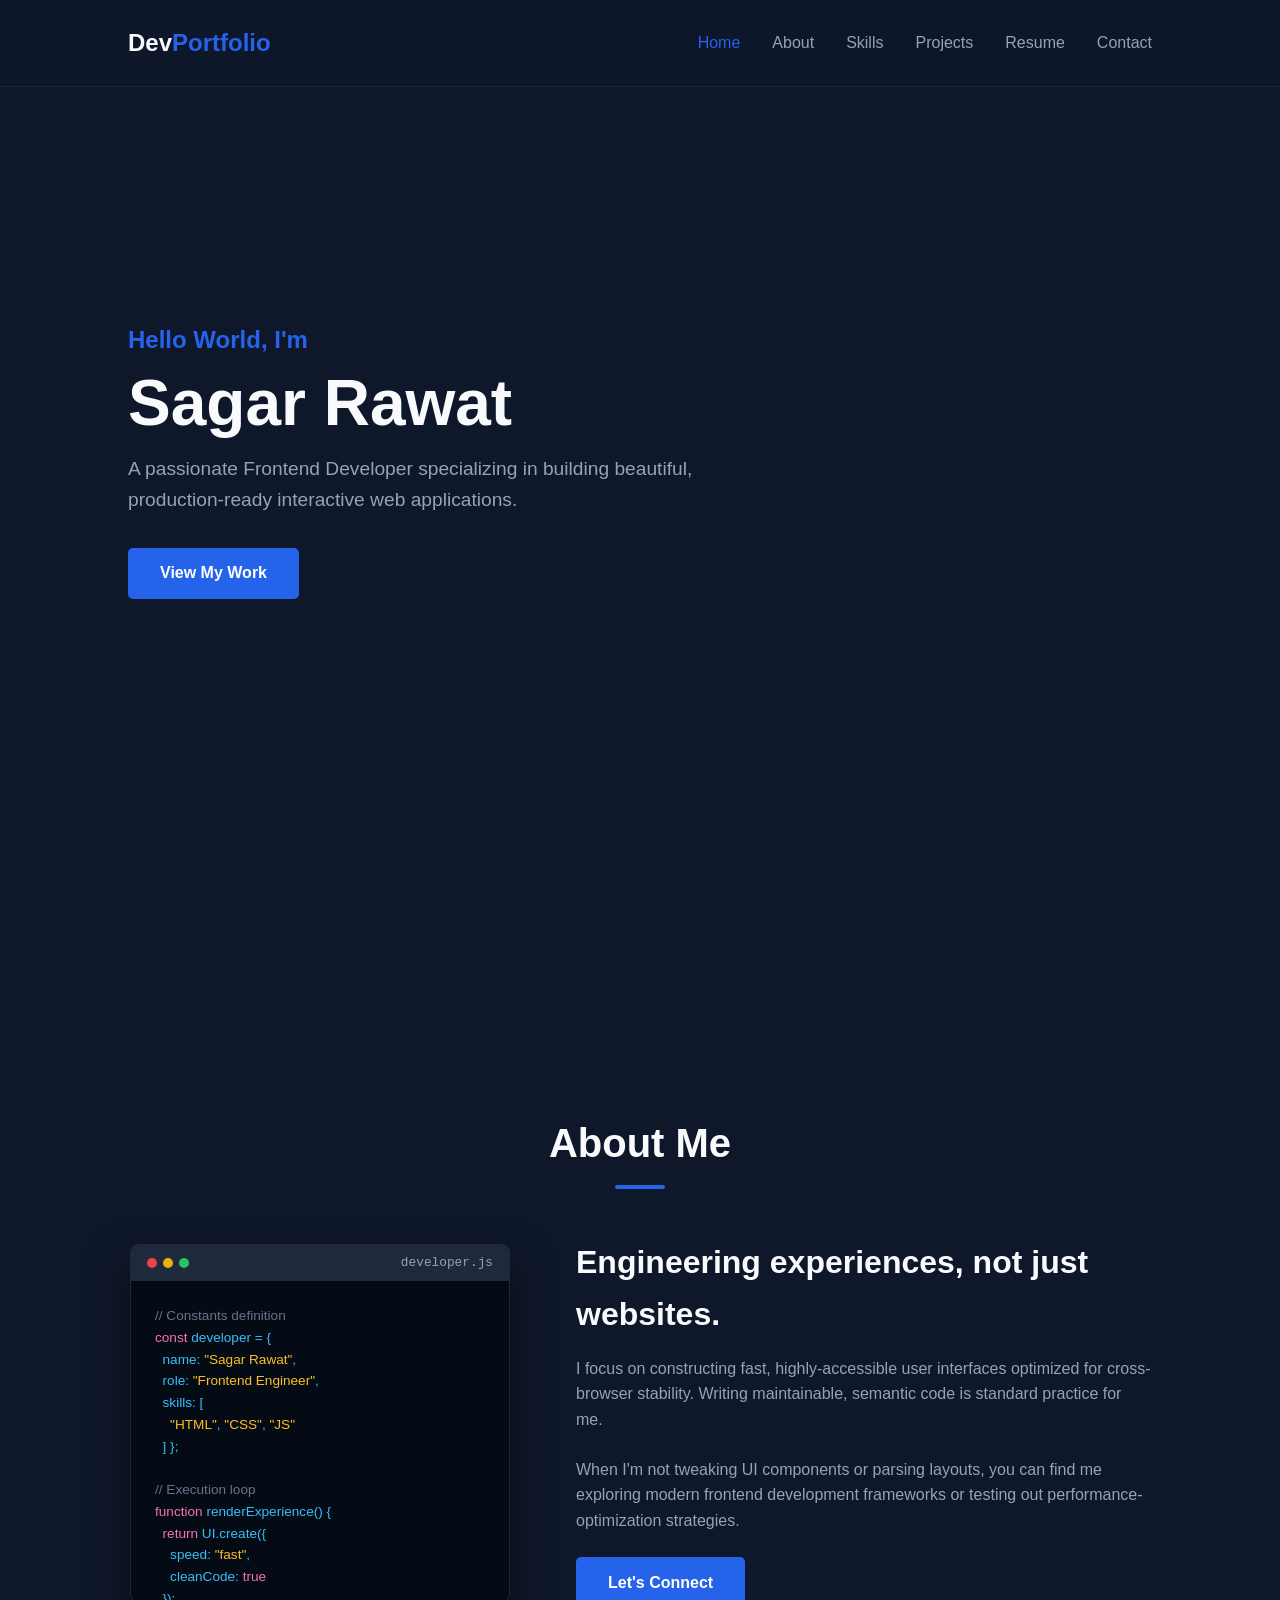
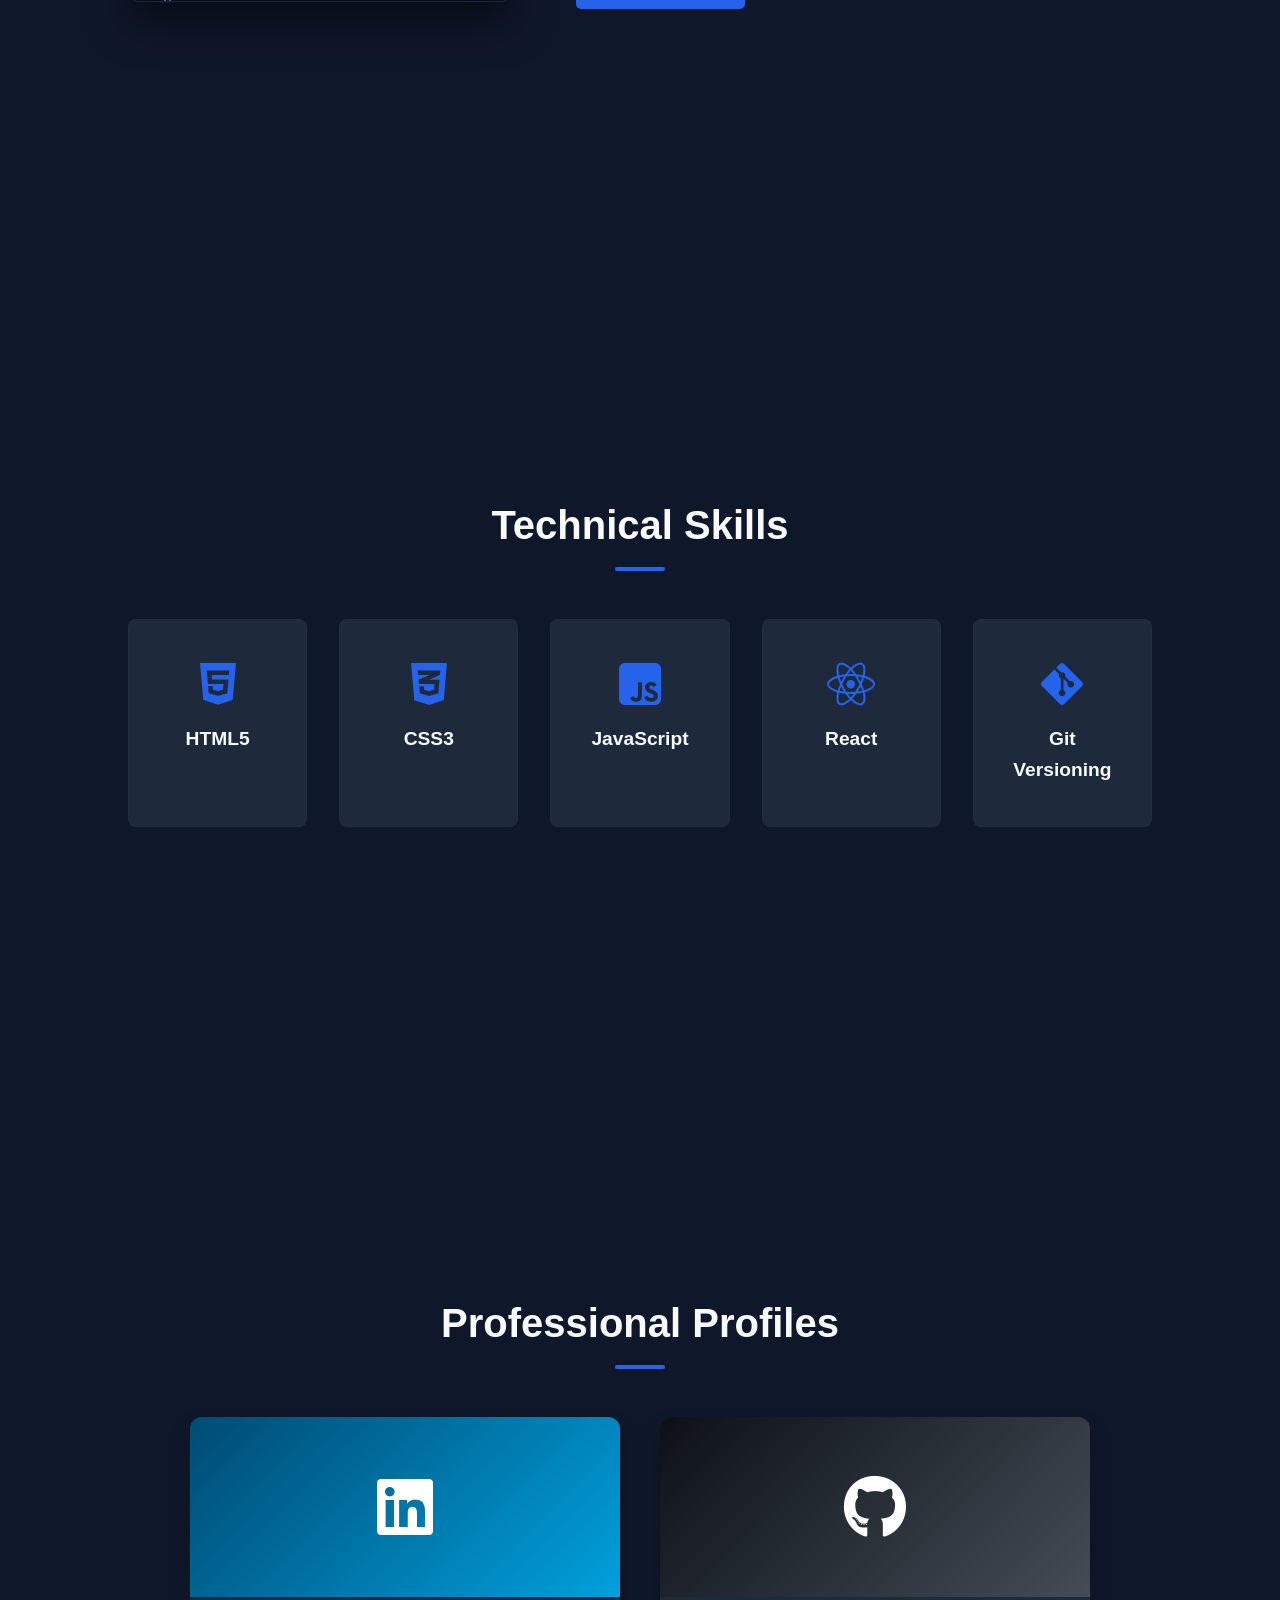
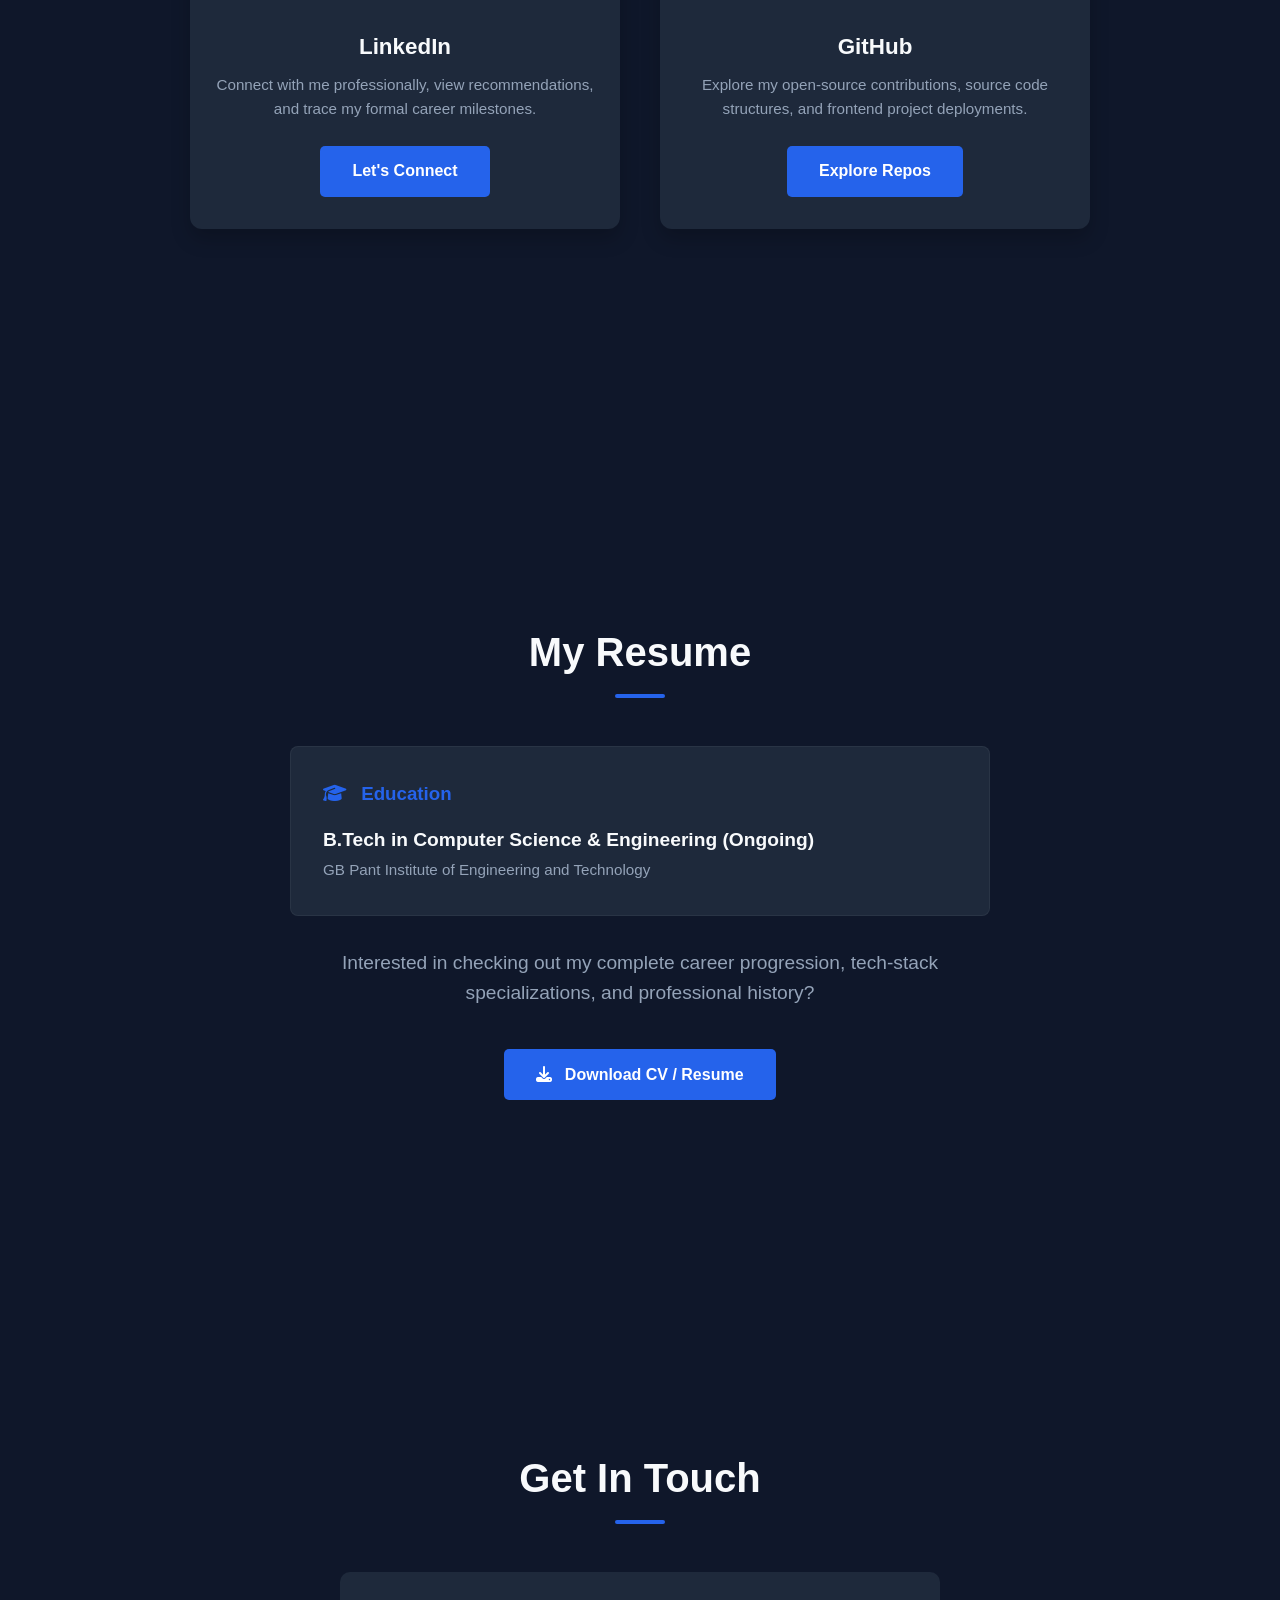
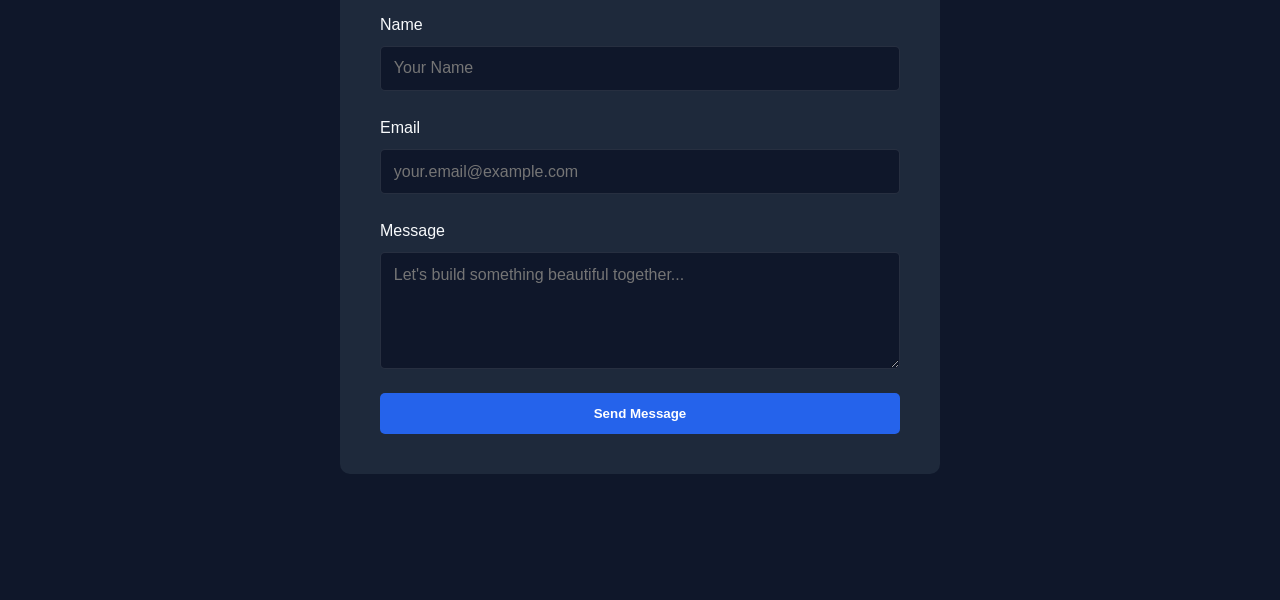
<file: Project1/index.html>
<!DOCTYPE html>
<html lang="en">
<head>
    <meta charset="UTF-8">
    <meta name="viewport" content="width=device-width, initial-scale=1.0">
    <title>Professional Portfolio</title>
    <!-- Font Awesome for Icons -->
    <link rel="stylesheet" href="https://cdnjs.cloudflare.com/ajax/libs/font-awesome/6.4.0/css/all.min.css">
    <!-- External CSS Link -->
    <link rel="stylesheet" href="style.css">
</head>
<body>

    
    <header>
        <nav class="Sagar02">
            <a href="#home" class="logo">Dev<span>Portfolio</span></a>
            <ul class="nav-links">
                <li><a href="#home" class="nav-item active">Home</a></li>
                <li><a href="#about" class="nav-item">About</a></li>
                <li><a href="#skills" class="nav-item">Skills</a></li>
                <li><a href="#projects" class="nav-item">Projects</a></li>
                <li><a href="#resume" class="nav-item">Resume</a></li>
                <li><a href="#contact" class="nav-item">Contact</a></li>
            </ul>
            <div class="menu-btn"><i class="fas fa-bars"></i></div>
        </nav>
    </header>

    <section id="home">
        <div class="home-content">
            <h3>Hello World, I'm</h3>
            <h1>Sagar Rawat</h1>
            <p>A passionate Frontend Developer specializing in building beautiful, production-ready interactive web applications.</p>
            <a href="#projects" class="btn">View My Work</a>
        </div>
    </section>

    <section id="about">
        <h2 class="section-title">About Me</h2>
        <div class="about-container">
            <div class="about-img-container">
                <div class="terminal-header">
                    <div class="terminal-dot dot-r"></div>
                    <div class="terminal-dot dot-y"></div>
                    <div class="terminal-dot dot-g"></div>
                    <div class="terminal-title">developer.js</div>
                </div>
                <div class="about-img">
                    <div class="code-stream">
                        <comment>// Constants definition</comment><br>
                        <keyword>const</keyword> developer = {<br>
                        &nbsp;&nbsp;name: <str>"Sagar Rawat"</str>,<br>
                        &nbsp;&nbsp;role: <str>"Frontend Engineer"</str>,<br>
                        &nbsp;&nbsp;skills: [<br>
                        &nbsp;&nbsp;&nbsp;&nbsp;<str>"HTML"</str>, <str>"CSS"</str>, <str>"JS"</str><br>
                        &nbsp;&nbsp;]
                        };<br><br>
                        <comment>// Execution loop</comment><br>
                        <keyword>function</keyword> <fn>renderExperience</fn>() {<br>
                        &nbsp;&nbsp;<keyword>return</keyword> UI.create({<br>
                        &nbsp;&nbsp;&nbsp;&nbsp;speed: <str>"fast"</str>,<br>
                        &nbsp;&nbsp;&nbsp;&nbsp;cleanCode: <keyword>true</keyword><br>
                        &nbsp;&nbsp;});<br>
                        }\n<br><br>
                        <comment>// Duplicate loop block for smooth scrolling effect</comment><br>
                        <keyword>const</keyword> developer = {<br>
                        &nbsp;&nbsp;name: <str>"Sagar Rawat"</str>,<br>
                        &nbsp;&nbsp;role: <str>"Frontend Engineer"</str>,<br>
                        &nbsp;&nbsp;skills: [<br>
                        &nbsp;&nbsp;&nbsp;&nbsp;<str>"HTML"</str>, <str>"CSS"</str>, <str>"JS"</str><br>
                        &nbsp;&nbsp;]
                        };<br><br>
                        <keyword>function</keyword> <fn>renderExperience</fn>() {<br>
                        &nbsp;&nbsp;<keyword>return</keyword> UI.create({<br>
                        &nbsp;&nbsp;&nbsp;&nbsp;speed: <str>"fast"</str>,<br>
                        &nbsp;&nbsp;&nbsp;&nbsp;cleanCode: <keyword>true</keyword><br>
                        &nbsp;&nbsp;});<br>
                        }
                    </div>
                </div>
            </div>
            <div class="about-text">
                <h2>Engineering experiences, not just websites.</h2>
                <p>I focus on constructing fast, highly-accessible user interfaces optimized for cross-browser stability. Writing maintainable, semantic code is standard practice for me.</p>
                <p>When I'm not tweaking UI components or parsing layouts, you can find me exploring modern frontend development frameworks or testing out performance-optimization strategies.</p>
                <a href="#contact" class="btn">Let's Connect</a>
            </div>
        </div>
    </section>

    <section id="skills">
        <h2 class="section-title">Technical Skills</h2>
        <div class="skills-grid">
            <div class="skill-card"><i class="fab fa-html5"></i><h3>HTML5</h3></div>
            <div class="skill-card"><i class="fab fa-css3-alt"></i><h3>CSS3</h3></div>
            <div class="skill-card"><i class="fab fa-js-square"></i><h3>JavaScript</h3></div>
            <div class="skill-card"><i class="fab fa-react"></i><h3>React</h3></div>
            <div class="skill-card"><i class="fab fa-git-alt"></i><h3>Git Versioning</h3></div>
            
        </div>
    </section>

    <section id="projects">
        <h2 class="section-title">Professional Profiles</h2>
        <div class="projects-grid">
            <!-- LinkedIn Card -->
            <div class="project-card">
                <div class="project-img p-linkedin"><i class="fab fa-linkedin fa-4x"></i></div>
                <div class="project-info">
                    <h3>LinkedIn</h3>
                    <p>Connect with me professionally, view recommendations, and trace my formal career milestones.</p>
                    <a href="https://www.linkedin.com/in/sagar-rawat-b35956343?utm_source=share_via&utm_content=profile&utm_medium=member_android" target="_blank" class="btn">Let's Connect</a>
                </div>
            </div>
            
            <div class="project-card">
                <div class="project-img p-github"><i class="fab fa-github fa-4x"></i></div>
                <div class="project-info">
                    <h3>GitHub</h3>
                    <p>Explore my open-source contributions, source code structures, and frontend project deployments.</p>
                    <a href="https://github.com/sagarrawat02/CODSOFT_TASKSNO#codsoft_tasksno" target="_blank" class="btn">Explore Repos</a>
                </div>
            </div>
        </div>
    </section>

    <section id="resume">
        <h2 class="section-title">My Resume</h2>
        <div class="resume-container">
            <!-- New Education Details Box -->
            <div style="background-color: var(--bg-card); padding: 2rem; border-radius: 8px; margin-bottom: 2rem; text-align: left; border: 1px solid rgba(255,255,255,0.05);">
                <h3 style="color: var(--primary); margin-bottom: 1rem;"><i class="fas fa-graduation-cap" style="margin-right: 10px;"></i> Education</h3>
                <h4 style="font-size: 1.2rem; margin-bottom: 0.2rem;">B.Tech in Computer Science & Engineering (Ongoing)</h4>
                <p style="color: var(--text-muted); font-size: 0.95rem;">GB Pant Institute of Engineering and Technology</p>
            </div>

            <p class="resume-text">Interested in checking out my complete career progression, tech-stack specializations, and professional history?</p>
            <a href="data:text/plain;charset=utf-8,SAGAR%20RAWAT%0AFrontend%20Developer%0Asagarrawat.12107%40gmail.com%0Alinkedin.com%2Fin%2Fsagar-rawat%0Agithub.com%2Fsagarrawat02%0A%0APROFESSIONAL%20SUMMARY%0APassionate%20and%20detail-oriented%20Frontend%20Developer%20specializing%20in%20building%20responsive%2C%20high-performance%2C%20and%20visually%20stunning%20web%20applications.%0A%0ATECHNICAL%20SKILLS%0ALanguages%3A%20HTML5%2C%20CSS3%2C%20JavaScript%0AFrameworks%20%26%20Libraries%3A%20React.js%0ATools%20%26%20Version%20Control%3A%20Git%2C%20GitHub%0A%0APROJECTS%0A-%20Personal%20Portfolio%20Website%0A-%20CodSoft%20Web%20Development%20Tasks%0A%0AEDUCATION%0AB.Tech%20in%20CSE%20(Ongoing)%0AGB%20Pant%20Institute%20of%20Engineering%20and%20Technology" download="Sagar_Rawat_Resume.txt" class="btn">
                <i class="fas fa-download" style="margin-right: 8px;"></i> Download CV / Resume
            </a>
        </div>
    </section>

    <section id="contact">
        <h2 class="section-title">Get In Touch</h2>
        <div class="contact-container">
            <!-- Formspree Endpoint setup -->
            <form id="portfolioForm" action="https://formsubmit.co/sagarrawat.12107@gmail.com" method="POST" class="contact-form" novalidate>
                <div class="form-group">
                    <label for="name">Name</label>
                    <input type="text" id="name" name="name" placeholder="Your Name">
                    <span class="error-message" id="nameError">Name field cannot be left blank.</span>
                </div>
                <div class="form-group">
                    <label for="email">Email</label>
                    <input type="email" id="email" name="email" placeholder="your.email@example.com">
                    <span class="error-message" id="emailError">Please enter a valid email address.</span>
                </div>
                <div class="form-group">
                    <label for="message">Message</label>
                    <textarea id="message" name="message" rows="5" placeholder="Let's build something beautiful together..."></textarea>
                    <span class="error-message" id="messageError">Message content is missing.</span>
                </div>
                <button type="submit" class="btn">Send Message</button>
            </form>
        </div>
    </section>

    <script src="script.js"></script>
</body>
</html>
</file>
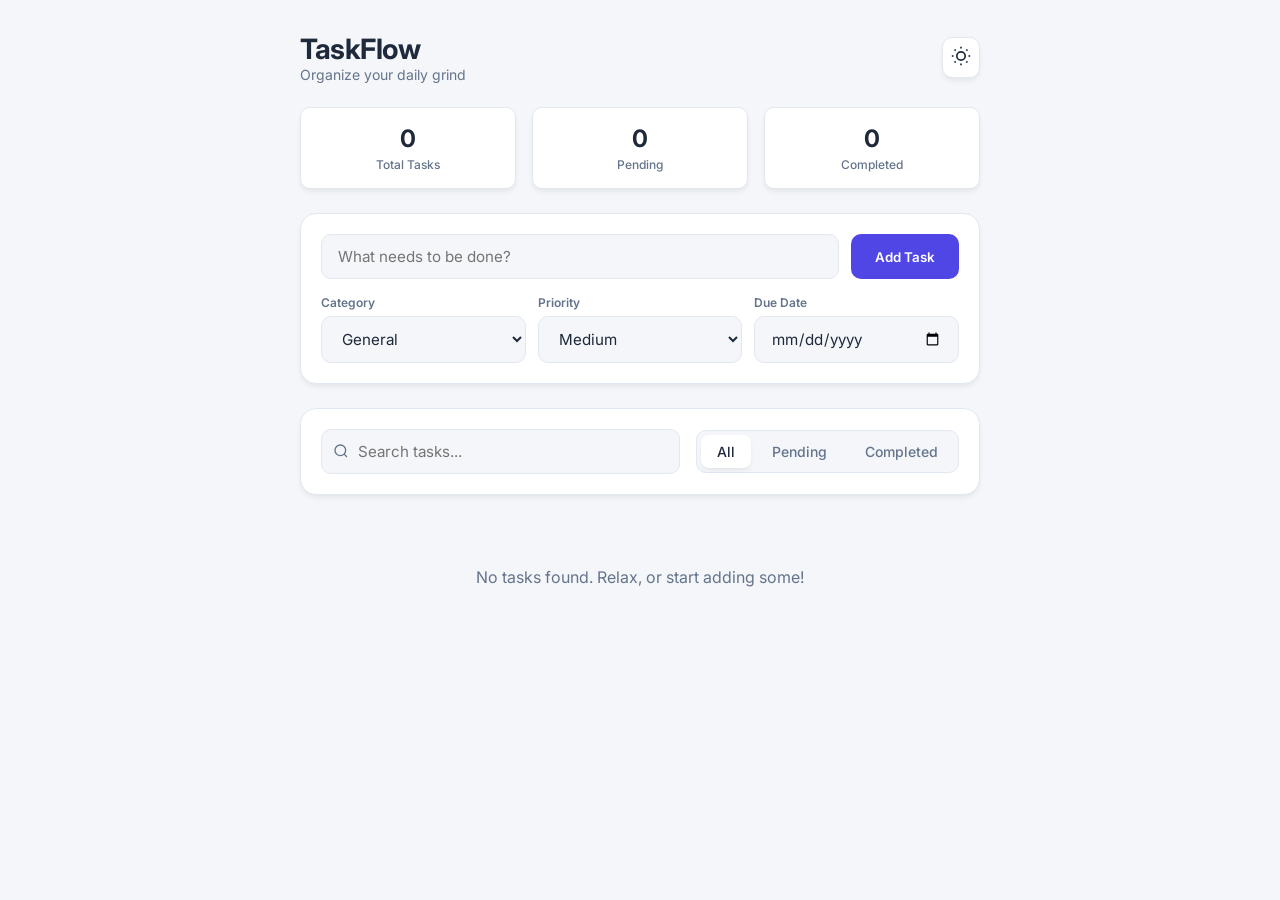
<file: Project2/index.html>
<!DOCTYPE html>
<html lang="en">
<head>
    <meta charset="UTF-8">
    <meta name="viewport" content="width=device-width, initial-scale=1.0">
    <title>TaskFlow // Advanced Task Manager</title>
    <link rel="stylesheet" href="style.css">
    <link rel="preconnect" href="https://fonts.googleapis.com">
    <link rel="preconnect" href="https://fonts.gstatic.com" crossorigin>
    <link href="https://fonts.googleapis.com/css2?family=Inter:wght@300;400;500;600;700&display=swap" rel="stylesheet">
</head>
<body>
    <div class="app-container">
        <header>
            <div class="logo-area">
                <h1>TaskFlow</h1>
                <p>Organize your daily grind</p>
            </div>
            <button id="theme-toggle" class="btn-icon" aria-label="Toggle Dark Mode">
                <svg class="sun-icon" xmlns="http://www.w3.org/2000/svg" viewBox="0 0 24 24" fill="none" stroke="currentColor" stroke-width="2"><circle cx="12" cy="12" r="5"></circle><line x1="12" y1="1" x2="12" y2="3"></line><line x1="12" y1="21" x2="12" y2="23"></line><line x1="4.22" y1="4.22" x2="5.64" y2="5.64"></line><line x1="18.36" y1="18.36" x2="19.78" y2="19.78"></line><line x1="1" y1="12" x2="3" y2="12"></line><line x1="21" y1="12" x2="23" y2="12"></line><line x1="4.22" y1="19.78" x2="5.64" y2="18.36"></line><line x1="18.36" y1="5.64" x2="19.78" y2="4.22"></line></svg>
                <svg class="moon-icon" xmlns="http://www.w3.org/2000/svg" viewBox="0 0 24 24" fill="none" stroke="currentColor" stroke-width="2"><path d="M21 12.79A9 9 0 1 1 11.21 3 7 7 0 0 0 21 12.79z"></path></svg>
            </button>
        </header>

        <section class="stats-grid">
            <div class="stat-card total">
                <span class="stat-number" id="stat-total">0</span>
                <span class="stat-label">Total Tasks</span>
            </div>
            <div class="stat-card pending">
                <span class="stat-number" id="stat-pending">0</span>
                <span class="stat-label">Pending</span>
            </div>
            <div class="stat-card completed">
                <span class="stat-number" id="stat-completed">0</span>
                <span class="stat-label">Completed</span>
            </div>
        </section>

        <section class="creator-card">
            <form id="task-form">
                <input type="hidden" id="edit-task-id">
                <div class="form-main-row">
                    <input type="text" id="task-input" placeholder="What needs to be done?" required maxlength="100">
                    <button type="submit" id="submit-btn" class="btn-primary">Add Task</button>
                </div>
                
                <div class="form-meta-row">
                    <div class="meta-field">
                        <label for="task-category">Category</label>
                        <select id="task-category">
                            <option value="General">General</option>
                            <option value="Work">Work</option>
                            <option value="Personal">Personal</option>
                            <option value="Shopping">Shopping</option>
                        </select>
                    </div>

                    <div class="meta-field">
                        <label for="task-priority">Priority</label>
                        <select id="task-priority">
                            <option value="low">Low</option>
                            <option value="medium" selected>Medium</option>
                            <option value="high">High</option>
                        </select>
                    </div>

                    <div class="meta-field">
                        <label for="task-date">Due Date</label>
                        <input type="date" id="task-date">
                    </div>
                </div>
            </form>
        </section>

        <section class="controls-card">
            <div class="search-box">
                <svg xmlns="http://www.w3.org/2000/svg" viewBox="0 0 24 24" fill="none" stroke="currentColor" stroke-width="2" class="search-icon"><circle cx="11" cy="11" r="8"></circle><line x1="21" y1="21" x2="16.65" y2="16.65"></line></svg>
                <input type="text" id="search-input" placeholder="Search tasks...">
            </div>
            
            <div class="filter-box">
                <button class="filter-btn active" data-filter="all">All</button>
                <button class="filter-btn" data-filter="pending">Pending</button>
                <button class="filter-btn" data-filter="completed">Completed</button>
            </div>
        </section>

        <main>
            <ul id="task-list" class="task-list">
                <!-- Dynamic injection from JS -->
            </ul>
            <div id="empty-state" class="empty-state">
                <p>No tasks found. Relax, or start adding some!</p>
            </div>
        </main>
    </div>

    <script src="script.js"></script>
</body>
</html>
</file>
<file: Project1/style.css>
:root {
    --primary: #2563eb;
    --primary-dark: #1d4ed8;
    --bg-dark: #0f172a;
    --bg-card: #1e293b;
    --text-main: #f8fafc;
    --text-muted: #94a3b8;
    --transition: all 0.3s cubic-bezier(0.25, 0.8, 0.25, 1);
}

* {
    margin: 0;
    padding: 0;
    box-sizing: border-box;
    font-family: 'Segoe UI', Tahoma, Geneva, Verdana, sans-serif;
}

html {
    scroll-behavior: smooth;
}

body {
    background-color: var(--bg-dark);
    color: var(--text-main);
    line-height: 1.6;
    overflow-x: hidden;
}

section {
    padding: 100px 10% 80px;
    min-height: 100vh;
    display: flex;
    flex-direction: column;
    justify-content: center;
}

.section-title {
    font-size: 2.5rem;
    margin-bottom: 3rem;
    text-align: center;
    position: relative;
}

.section-title::after {
    content: '';
    display: block;
    width: 50px;
    height: 4px;
    background: var(--primary);
    margin: 10px auto 0;
    border-radius: 2px;
}

header {
    position: fixed;
    top: 0;
    left: 0;
    width: 100%;
    background-color: rgba(15, 23, 42, 0.9);
    backdrop-filter: blur(10px);
    z-index: 1000;
    border-bottom: 1px solid rgba(255, 255, 255, 0.05);
}

.Sagar02 {
    display: flex;
    justify-content: space-between;
    align-items: center;
    padding: 1.5rem 10%;
    max-width: 1400px;
    margin: 0 auto;
}

.logo {
    font-size: 1.5rem;
    font-weight: 700;
    color: var(--text-main);
    text-decoration: none;
}

.logo span {
    color: var(--primary);
}

.nav-links {
    display: flex;
    list-style: none;
    gap: 2rem;
}

.nav-links a {
    color: var(--text-muted);
    text-decoration: none;
    font-weight: 500;
    transition: var(--transition);
}

.nav-links a:hover, .nav-links a.active {
    color: var(--primary);
}

.menu-btn {
    color: var(--text-main);
    font-size: 1.5rem;
    cursor: pointer;
    display: none;
}

#home {
    text-align: left;
    align-items: flex-start;
}

.home-content h3 {
    font-size: 1.5rem;
    color: var(--primary);
    margin-bottom: 0.5rem;
}

.home-content h1 {
    font-size: 4rem;
    font-weight: 800;
    margin-bottom: 1rem;
    line-height: 1.1;
}

.home-content p {
    font-size: 1.2rem;
    color: var(--text-muted);
    max-width: 600px;
    margin-bottom: 2rem;
}

.btn {
    display: inline-block;
    padding: 0.8rem 2rem;
    background-color: var(--primary);
    color: #fff;
    text-decoration: none;
    border-radius: 5px;
    font-weight: 600;
    transition: var(--transition);
    border: none;
    cursor: pointer;
}

.btn:hover {
    background-color: var(--primary-dark);
    transform: translateY(-2px);
}

.about-container {
    display: grid;
    grid-template-columns: 1fr 1.5fr;
    gap: 4rem;
    align-items: center;
}

.about-img-container {
    width: 100%;
    max-width: 380px;
    background: #050b14;
    border-radius: 8px;
    border: 1px solid #1e293b;
    box-shadow: 0 20px 40px rgba(0,0,0,0.5);
    overflow: hidden;
    margin: 0 auto;
}

.terminal-header {
    background: #1e293b;
    padding: 0.5rem 1rem;
    display: flex;
    gap: 6px;
    align-items: center;
}

.terminal-dot {
    width: 10px;
    height: 10px;
    border-radius: 50%;
}
.dot-r { background: #ef4444; }
.dot-y { background: #eab308; }
.dot-g { background: #22c55e; }

.terminal-title {
    font-family: monospace;
    font-size: 0.8rem;
    color: var(--text-muted);
    margin-left: auto;
}

.about-img {
    width: 100%;
    height: 320px;
    padding: 1.5rem;
    font-family: 'Courier New', Courier, monospace;
    font-size: 0.85rem;
    color: #38bdf8;
    overflow: hidden;
    position: relative;
}

.code-stream {
    animation: scrollCode 20s linear infinite;
    position: absolute;
    width: 90%;
}

@keyframes scrollCode {
    0% { transform: translateY(0); }
    100% { transform: translateY(-50%); }
}

.code-stream span { color: #e2e8f0; }
.code-stream keyword { color: #f472b6; }
.code-stream fn { color: #38bdf8; }
.code-stream str { color: #fbbf24; }
.code-stream comment { color: #64748b; }

.about-text h2 {
    font-size: 2rem;
    margin-bottom: 1rem;
}

.about-text p {
    color: var(--text-muted);
    margin-bottom: 1.5rem;
}

.skills-grid {
    display: grid;
    grid-template-columns: repeat(auto-fit, minmax(150px, 1fr));
    gap: 2rem;
    text-align: center;
}

.skill-card {
    background-color: var(--bg-card);
    padding: 2.5rem 1.5rem;
    border-radius: 8px;
    transition: var(--transition);
    border: 1px solid rgba(255, 255, 255, 0.02);
}

.skill-card:hover {
    transform: translateY(-5px);
    border-color: var(--primary);
}

.skill-card i {
    font-size: 3rem;
    color: var(--primary);
    margin-bottom: 1rem;
}

.skill-card h3 {
    font-size: 1.2rem;
}

.projects-grid {
    display: grid;
    grid-template-columns: repeat(auto-fit, minmax(280px, 1fr));
    gap: 2.5rem;
    max-width: 900px;
    margin: 0 auto;
    width: 100%;
    perspective: 1000px;
}

.project-card {
    background-color: var(--bg-card);
    border-radius: 12px;
    overflow: hidden;
    transition: var(--transition);
    box-shadow: 0 10px 20px rgba(0, 0, 0, 0.2);
    position: relative;
    transform-style: preserve-3d;
}

.project-card:hover {
    transform: translateY(-8px) rotateX(4deg) rotateY(-2deg);
    box-shadow: 0 20px 35px rgba(0, 0, 0, 0.4);
}

.project-card::before {
    content: '';
    position: absolute;
    top: 0;
    left: 0;
    width: 100%;
    height: 100%;
    background: linear-gradient(135deg, transparent 40%, rgba(255, 255, 255, 0.08));
    pointer-events: none;
    transition: var(--transition);
    opacity: 0;
}

.project-card:hover::before {
    opacity: 1;
}

.project-img {
    width: 100%;
    height: 180px;
    display: flex;
    align-items: center;
    justify-content: center;
    color: #ffffff;
    position: relative;
    overflow: hidden;
}

.p-linkedin { 
    background: linear-gradient(-45deg, #004b73, #0077b5, #00a0dc, #004b73); 
    background-size: 300% 300%;
}
.p-github { 
    background: linear-gradient(-45deg, #0d1117, #1f2328, #444c56, #0d1117); 
    background-size: 300% 300%;
}

.project-card:hover .project-img {
    animation: gradientShift 4s ease infinite;
}

@keyframes gradientShift {
    0% { background-position: 0% 50%; }
    50% { background-position: 100% 50%; }
    100% { background-position: 0% 50%; }
}

.project-img i {
    transition: transform 0.5s cubic-bezier(0.175, 0.885, 0.32, 1.275);
    transform: translateZ(30px);
}

.project-card:hover .project-img i {
    transform: scale(1.15) rotate(5deg) translateZ(50px);
}

.project-info {
    padding: 2rem 1.5rem;
    text-align: center;
    transform: translateZ(20px);
}

.project-info h3 {
    margin-bottom: 0.5rem;
    font-size: 1.4rem;
    transition: var(--transition);
}

.project-card:hover .project-info h3 {
    color: var(--primary);
}

.project-info p {
    color: var(--text-muted);
    font-size: 0.95rem;
    margin-bottom: 1.5rem;
}

.resume-container {
    text-align: center;
    max-width: 700px;
    margin: 0 auto;
}

.resume-text {
    color: var(--text-muted);
    font-size: 1.2rem;
    margin-bottom: 2.5rem;
}

.contact-container {
    max-width: 600px;
    margin: 0 auto;
    width: 100%;
}

.contact-form {
    background-color: var(--bg-card);
    padding: 2.5rem;
    border-radius: 10px;
    display: flex;
    flex-direction: column;
    gap: 1.5rem;
}

.form-group {
    display: flex;
    flex-direction: column;
    gap: 0.5rem;
}

.form-group input, .form-group textarea {
    padding: 0.8rem;
    background-color: var(--bg-dark);
    border: 1px solid rgba(255, 255, 255, 0.1);
    border-radius: 5px;
    color: var(--text-main);
    font-size: 1rem;
    outline: none;
    transition: var(--transition);
}

.form-group input:focus, .form-group textarea:focus {
    border-color: var(--primary);
}

.error-message {
    color: #ef4444;
    font-size: 0.85rem;
    display: none;
}

@media (max-width: 968px) {
    .about-container {
        grid-template-columns: 1fr;
        text-align: center;
        gap: 2rem;
    }
    .home-content h1 {
        font-size: 3rem;
    }
}

@media (max-width: 768px) {
    .menu-btn {
        display: block;
    }

    .nav-links {
        position: absolute;
        top: 100%;
        left: -100%;
        width: 100%;
        height: calc(100vh - 100%);
        background-color: var(--bg-dark);
        flex-direction: column;
        align-items: center;
        padding-top: 3rem;
        transition: var(--transition);
        border-top: 1px solid rgba(255, 255, 255, 0.05);
    }

    .nav-links.active {
        left: 0;
    }

    section {
        padding: 80px 5% 60px;
    }
}
</file>
<file: Project2/style.css>
:root {
    --bg-app: #f4f6f9;
    --bg-card: #ffffff;
    --text-main: #1e293b;
    --text-muted: #64748b;
    --border: #e2e8f0;
    
    --primary: #4f46e5;
    --primary-hover: #4338ca;
    
    --low-priority: #22c55e;
    --med-priority: #eab308;
    --high-priority: #ef4444;
    
    --radius-lg: 16px;
    --radius-md: 10px;
    --transition: all 0.25s ease;
    --shadow: 0 4px 6px -1px rgba(0, 0, 0, 0.05), 0 2px 4px -1px rgba(0, 0, 0, 0.03);
}

[data-theme="dark"] {

    --bg-app: #0f172a;
    --bg-card: #1e293b;
    --text-main: #f8fafc;
    --text-muted: #94a3b8;
    --border: #334155;
    --shadow: 0 4px 6px -1px rgba(0, 0, 0, 0.2);
}

* {
    box-sizing: border-box;
    margin: 0;
    padding: 0;
    font-family: 'Inter', sans-serif;
}

body {
    background-color: var(--bg-app);
    color: var(--text-main);
    transition: var(--transition);
    min-height: 100vh;
    display: flex;
    justify-content: center;
    padding: 2rem 1rem;
}

.app-container {
    width: 100%;
    max-width: 680px;
    display: flex;
    flex-direction: column;
    gap: 1.5rem;
}

header {
    display: flex;
    justify-content: space-between;
    align-items: center;
}

.logo-area h1 {
    font-size: 1.75rem;
    font-weight: 700;
    letter-spacing: -0.5px;
}

.logo-area p {
    color: var(--text-muted);
    font-size: 0.875rem;
}

.btn-icon {
    background: var(--bg-card);
    border: 1px solid var(--border);
    border-radius: var(--radius-md);
    padding: 0.5rem;
    cursor: pointer;
    color: var(--text-main);
    box-shadow: var(--shadow);
}

.btn-icon svg {
    width: 20px;
    height: 20px;
}

[data-theme="dark"] .sun-icon,
html:not([data-theme="dark"]) .moon-icon {
    display: none;
}

.stats-grid {
    display: grid;
    grid-template-columns: repeat(3, 1fr);
    gap: 1rem;
}

.stat-card {
    background: var(--bg-card);
    padding: 1rem;
    border-radius: var(--radius-md);
    border: 1px solid var(--border);
    box-shadow: var(--shadow);
    display: flex;
    flex-direction: column;
    align-items: center;
}

.stat-number {
    font-size: 1.5rem;
    font-weight: 700;
}

.stat-label {
    font-size: 0.75rem;
    color: var(--text-muted);
    font-weight: 500;
    margin-top: 0.25rem;
}

.creator-card, .controls-card {
    background: var(--bg-card);
    padding: 1.25rem;
    border-radius: var(--radius-lg);
    border: 1px solid var(--border);
    box-shadow: var(--shadow);
}

.form-main-row {
    display: flex;
    gap: 0.75rem;
}

input[type="text"], select, input[type="date"] {
    background: var(--bg-app);
    color: var(--text-main);
    border: 1px solid var(--border);
    border-radius: var(--radius-md);
    padding: 0.75rem 1rem;
    font-size: 0.95rem;
    outline: none;
    transition: var(--transition);
    width: 100%;
}

input[type="text"]:focus, select:focus, input[type="date"]:focus {
    border-color: var(--primary);
}

.btn-primary {
    background: var(--primary);
    color: white;
    border: none;
    border-radius: var(--radius-md);
    padding: 0.75rem 1.5rem;
    font-weight: 600;
    cursor: pointer;
    white-space: nowrap;
    transition: var(--transition);
}

.btn-primary:hover {
    background: var(--primary-hover);
}

.form-meta-row {
    display: grid;
    grid-template-columns: repeat(3, 1fr);
    gap: 0.75rem;
    margin-top: 1rem;
}

.meta-field {
    display: flex;
    flex-direction: column;
    gap: 0.35rem;
}

.meta-field label {
    font-size: 0.75rem;
    font-weight: 600;
    color: var(--text-muted);
}

.controls-card {
    display: flex;
    flex-direction: column;
    gap: 1rem;
}

@media(min-width: 480px) {
    .controls-card {
        flex-direction: row;
        align-items: center;
    }
}

.search-box {
    position: relative;
    flex-grow: 1;
}

.search-icon {
    position: absolute;
    left: 12px;
    top: 50%;
    transform: translateY(-50%);
    width: 16px;
    color: var(--text-muted);
}

.search-box input {
    padding-left: 2.25rem;
}

.filter-box {
    display: flex;
    gap: 0.35rem;
    background: var(--bg-app);
    padding: 0.25rem;
    border-radius: var(--radius-md);
    border: 1px solid var(--border);
}

.filter-btn {
    background: transparent;
    border: none;
    padding: 0.5rem 1rem;
    border-radius: calc(var(--radius-md) - 2px);
    cursor: pointer;
    font-size: 0.875rem;
    font-weight: 500;
    color: var(--text-muted);
    transition: var(--transition);
}

.filter-btn.active {
    background: var(--bg-card);
    color: var(--text-main);
    box-shadow: var(--shadow);
}

.task-list {
    list-style: none;
    display: flex;
    flex-direction: column;
    gap: 0.75rem;
}

.task-item {
    background: var(--bg-card);
    border: 1px solid var(--border);
    border-radius: var(--radius-md);
    padding: 1rem;
    display: flex;
    align-items: center;
    gap: 1rem;
    box-shadow: var(--shadow);
    transition: var(--transition);
}

.task-item.completed-state {
    opacity: 0.6;
}

.task-item.completed-state .task-text {
    text-decoration: line-through;
    color: var(--text-muted);
}

.task-checkbox {
    width: 20px;
    height: 20px;
    border-radius: 6px;
    border: 2px solid var(--text-muted);
    cursor: pointer;
    appearance: none;
    display: flex;
    align-items: center;
    justify-content: center;
    transition: var(--transition);
}

.task-checkbox:checked {
    background: var(--primary);
    border-color: var(--primary);
}

.task-checkbox:checked::after {
    content: "✓";
    color: white;
    font-size: 0.75rem;
    font-weight: bold;
}

.task-content {
    flex-grow: 1;
    display: flex;
    flex-direction: column;
    gap: 0.25rem;
}

.task-text {
    font-size: 1rem;
    font-weight: 500;
}

.task-tags {
    display: flex;
    gap: 0.5rem;
    flex-wrap: wrap;
    align-items: center;
}

.badge {
    font-size: 0.7rem;
    padding: 0.15rem 0.5rem;
    border-radius: 20px;
    font-weight: 600;
    text-transform: uppercase;
}

.badge.category {
    background: var(--bg-app);
    color: var(--text-muted);
}

.badge.priority-low { background: rgba(34, 197, 94, 0.15); color: var(--low-priority); }
.badge.priority-medium { background: rgba(234, 179, 8, 0.15); color: var(--med-priority); }
.badge.priority-high { background: rgba(239, 68, 68, 0.15); color: var(--high-priority); }

.due-indicator {
    font-size: 0.75rem;
    color: var(--text-muted);
}

.task-actions {
    display: flex;
    gap: 0.35rem;
}

.action-btn {
    background: transparent;
    border: none;
    padding: 0.35rem;
    cursor: pointer;
    border-radius: 6px;
    color: var(--text-muted);
    transition: var(--transition);
}

.action-btn:hover {
    background: var(--bg-app);
    color: var(--text-main);
}

.action-btn.delete:hover {
    color: var(--high-priority);
}

.empty-state {
    text-align: center;
    padding: 3rem 1rem;
    color: var(--text-muted);
    display: none;
}
</file>
